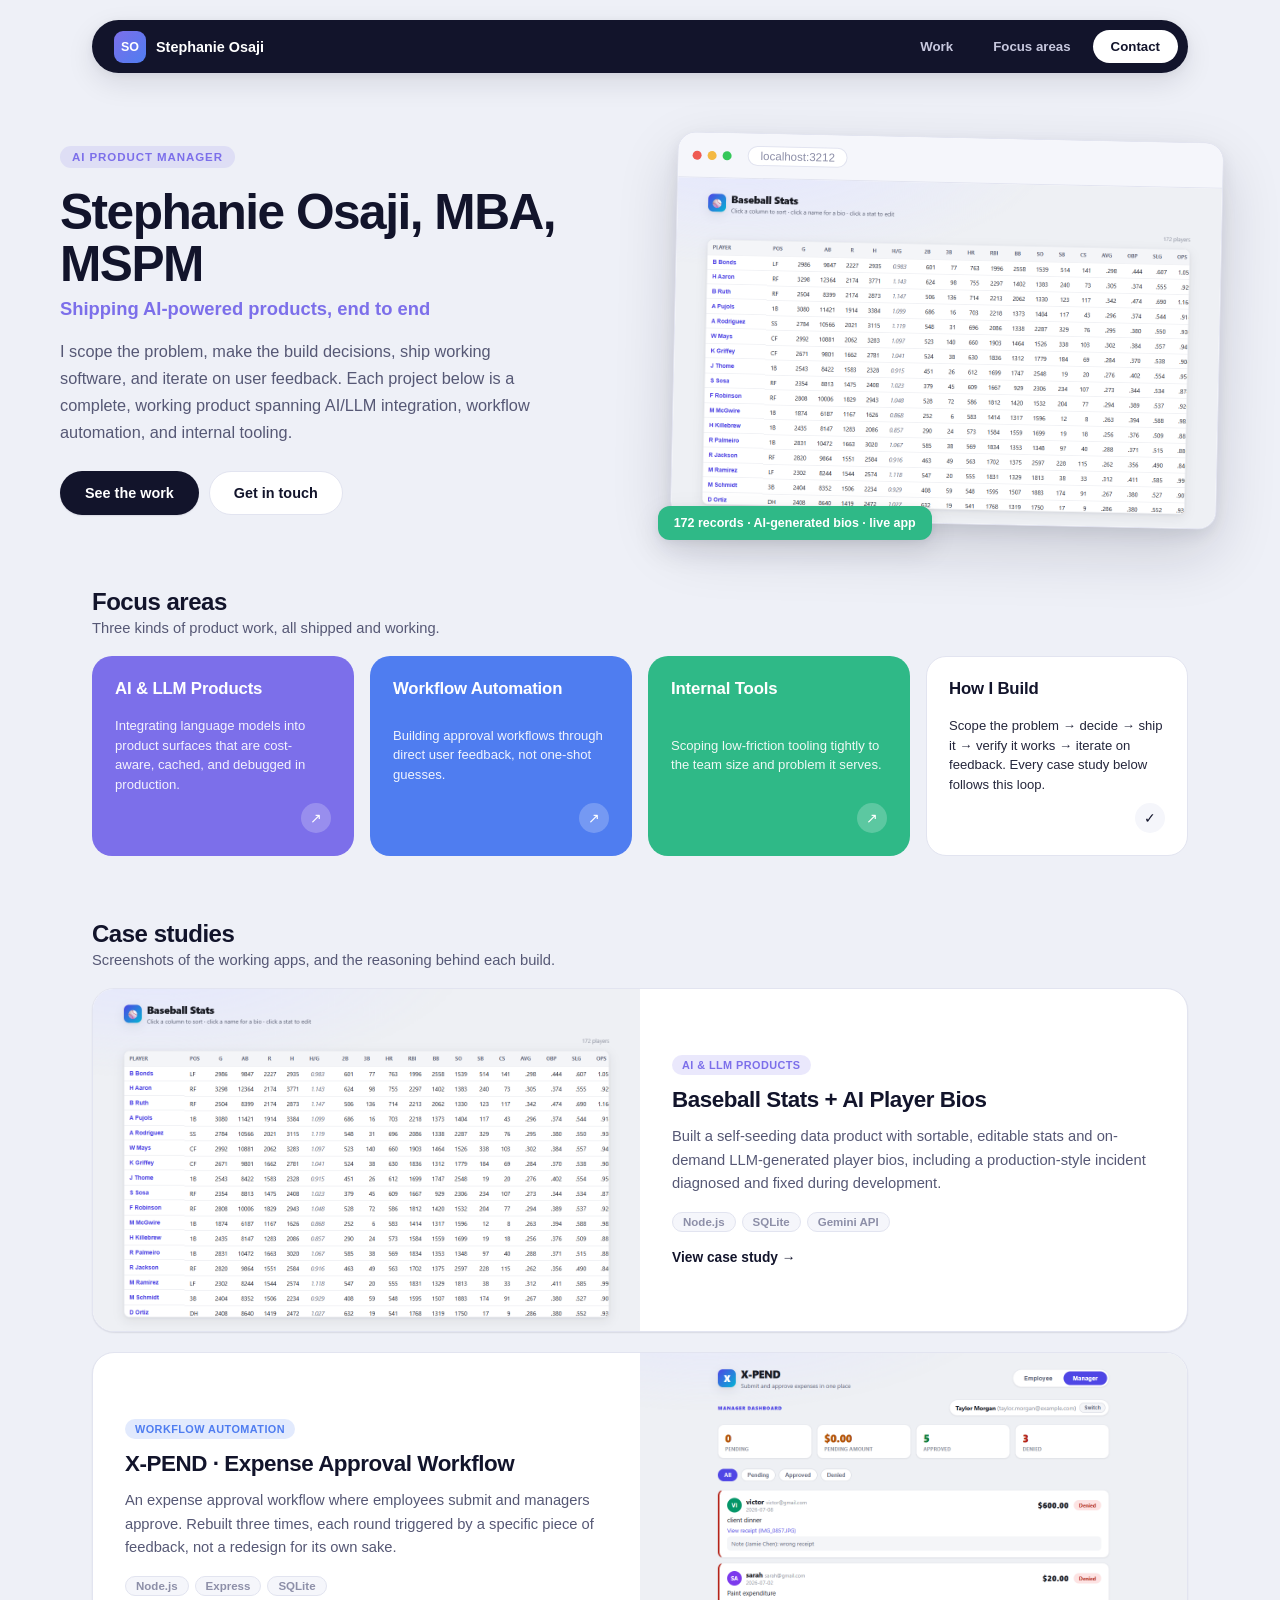
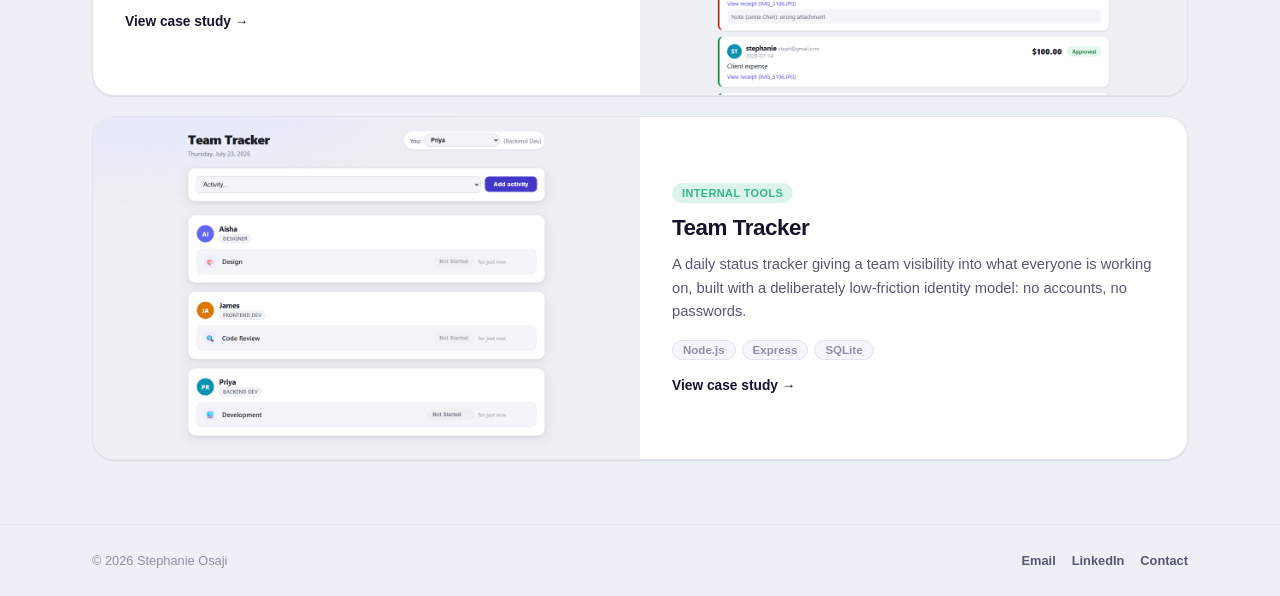
<file: index.html>
<!doctype html>
<html lang="en">
<head>
<meta charset="utf-8" />
<meta name="viewport" content="width=device-width, initial-scale=1" />
<title>Stephanie Osaji · AI Product Manager</title>
<meta name="description" content="Portfolio of Stephanie Osaji, MBA, MSPM, AI Product Manager. Case studies in AI/LLM product integration, workflow automation, and internal tooling." />
<link rel="stylesheet" href="styles.css" />
</head>
<body>
<div class="nav-shell">
  <nav class="site-nav">
    <a class="brand-lockup" href="index.html">
      <div class="brand-mark">SO</div>
      <div class="brand-name">Stephanie Osaji</div>
    </a>
    <div class="nav-links">
      <a href="index.html">Work</a>
      <a href="index.html#categories">Focus areas</a>
      <a href="contact.html" class="cta">Contact</a>
    </div>
  </nav>
</div>

<header class="hero wrap">
  <div class="hero-copy">
    <span class="eyebrow">AI Product Manager</span>
    <h1>Stephanie Osaji, MBA, MSPM</h1>
    <p class="role">Shipping AI-powered products, end to end</p>
    <p class="lead">
      I scope the problem, make the build decisions, ship working software,
      and iterate on user feedback. Each project below is a complete,
      working product spanning AI/LLM integration, workflow automation, and
      internal tooling.
    </p>
    <div class="hero-actions">
      <a class="btn btn-primary" href="#work">See the work</a>
      <a class="btn btn-secondary" href="contact.html">Get in touch</a>
    </div>
  </div>
  <div class="hero-visual">
    <div class="browser-frame">
      <div class="chrome">
        <span class="dot r"></span><span class="dot y"></span><span class="dot g"></span>
        <span class="url">localhost:3212</span>
      </div>
      <img src="assets/baseball-stats-hero.png" alt="Screenshot of the Baseball Stats app: a sortable, editable player statistics table with an AI-generated bio feature." />
    </div>
    <div class="hero-badge">172 records · AI-generated bios · live app</div>
  </div>
</header>

<main class="wrap" id="categories">
  <div class="section-head">
    <div>
      <h2>Focus areas</h2>
      <p>Three kinds of product work, all shipped and working.</p>
    </div>
  </div>
  <div class="category-grid">
    <a class="category-card violet" href="projects/baseball-stats.html">
      <h3>AI &amp; LLM Products</h3>
      <p>Integrating language models into product surfaces that are cost-aware, cached, and debugged in production.</p>
      <span class="arrow-badge">↗</span>
    </a>
    <a class="category-card blue" href="projects/x-pend.html">
      <h3>Workflow Automation</h3>
      <p>Building approval workflows through direct user feedback, not one-shot guesses.</p>
      <span class="arrow-badge">↗</span>
    </a>
    <a class="category-card green" href="projects/team-tracker.html">
      <h3>Internal Tools</h3>
      <p>Scoping low-friction tooling tightly to the team size and problem it serves.</p>
      <span class="arrow-badge">↗</span>
    </a>
    <div class="category-card neutral">
      <h3>How I Build</h3>
      <p>Scope the problem → decide → ship it → verify it works → iterate on feedback. Every case study below follows this loop.</p>
      <span class="arrow-badge">✓</span>
    </div>
  </div>

  <div class="section-head" id="work">
    <div>
      <h2>Case studies</h2>
      <p>Screenshots of the working apps, and the reasoning behind each build.</p>
    </div>
  </div>
  <div class="project-list">

    <a class="project-feature" href="projects/baseball-stats.html">
      <div class="shot"><img src="assets/baseball-stats-hero.png" alt="Baseball Stats app screenshot: sortable player stats table" loading="lazy" /></div>
      <div class="copy">
        <span class="tag ai">AI &amp; LLM Products</span>
        <h3>Baseball Stats + AI Player Bios</h3>
        <p class="desc">
          Built a self-seeding data product with sortable, editable stats
          and on-demand LLM-generated player bios, including a
          production-style incident diagnosed and fixed during development.
        </p>
        <div class="stack-row">
          <span class="stack-chip">Node.js</span>
          <span class="stack-chip">SQLite</span>
          <span class="stack-chip">Gemini API</span>
        </div>
        <span class="card-link">View case study →</span>
      </div>
    </a>

    <a class="project-feature reverse" href="projects/x-pend.html">
      <div class="shot"><img src="assets/x-pend-hero.png" alt="X-PEND app screenshot: manager dashboard reviewing employee expenses" loading="lazy" /></div>
      <div class="copy">
        <span class="tag workflow">Workflow Automation</span>
        <h3>X-PEND · Expense Approval Workflow</h3>
        <p class="desc">
          An expense approval workflow where employees submit and managers
          approve. Rebuilt three times, each round triggered by a specific
          piece of feedback, not a redesign for its own sake.
        </p>
        <div class="stack-row">
          <span class="stack-chip">Node.js</span>
          <span class="stack-chip">Express</span>
          <span class="stack-chip">SQLite</span>
        </div>
        <span class="card-link">View case study →</span>
      </div>
    </a>

    <a class="project-feature" href="projects/team-tracker.html">
      <div class="shot"><img src="assets/team-tracker-hero.png" alt="Team Tracker app screenshot: team activity feed with status pills" loading="lazy" /></div>
      <div class="copy">
        <span class="tag internal">Internal Tools</span>
        <h3>Team Tracker</h3>
        <p class="desc">
          A daily status tracker giving a team visibility into what
          everyone is working on, built with a deliberately low-friction
          identity model: no accounts, no passwords.
        </p>
        <div class="stack-row">
          <span class="stack-chip">Node.js</span>
          <span class="stack-chip">Express</span>
          <span class="stack-chip">SQLite</span>
        </div>
        <span class="card-link">View case study →</span>
      </div>
    </a>

  </div>
</main>

<footer class="site-footer">
  <div class="wrap">
    <p>© 2026 Stephanie Osaji</p>
    <div class="footer-links">
      <a href="mailto:stephosaji27@gmail.com">Email</a>
      <a href="https://www.linkedin.com/in/stephanie-osaji" target="_blank" rel="noopener">LinkedIn</a>
      <a href="contact.html">Contact</a>
    </div>
  </div>
</footer>
</body>
</html>
</file>
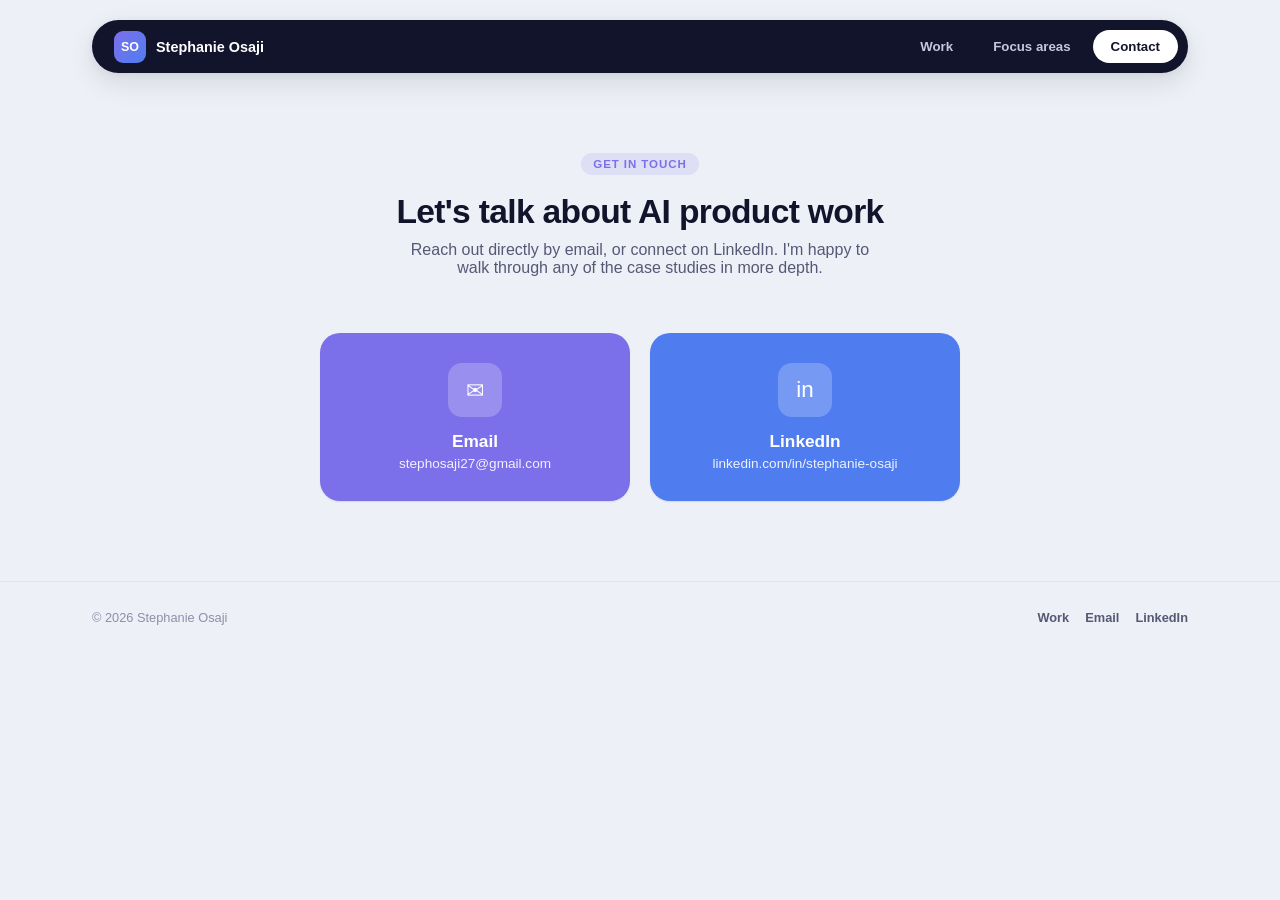
<file: contact.html>
<!doctype html>
<html lang="en">
<head>
<meta charset="utf-8" />
<meta name="viewport" content="width=device-width, initial-scale=1" />
<title>Contact · Stephanie Osaji</title>
<link rel="stylesheet" href="styles.css" />
</head>
<body>
<div class="nav-shell">
  <nav class="site-nav">
    <a class="brand-lockup" href="index.html">
      <div class="brand-mark">SO</div>
      <div class="brand-name">Stephanie Osaji</div>
    </a>
    <div class="nav-links">
      <a href="index.html">Work</a>
      <a href="index.html#categories">Focus areas</a>
      <a href="contact.html" class="cta">Contact</a>
    </div>
  </nav>
</div>

<main class="wrap">
  <div class="contact-hero">
    <span class="eyebrow">Get in touch</span>
    <h1>Let's talk about AI product work</h1>
    <p>Reach out directly by email, or connect on LinkedIn. I'm happy to walk through any of the case studies in more depth.</p>
  </div>

  <div class="contact-grid">
    <a class="contact-card violet" href="mailto:stephosaji27@gmail.com">
      <div class="contact-icon">✉</div>
      <h3>Email</h3>
      <p>stephosaji27@gmail.com</p>
    </a>
    <a class="contact-card blue" href="https://www.linkedin.com/in/stephanie-osaji" target="_blank" rel="noopener">
      <div class="contact-icon">in</div>
      <h3>LinkedIn</h3>
      <p>linkedin.com/in/stephanie-osaji</p>
    </a>
  </div>
</main>

<footer class="site-footer">
  <div class="wrap">
    <p>© 2026 Stephanie Osaji</p>
    <div class="footer-links">
      <a href="index.html">Work</a>
      <a href="mailto:stephosaji27@gmail.com">Email</a>
      <a href="https://www.linkedin.com/in/stephanie-osaji" target="_blank" rel="noopener">LinkedIn</a>
    </div>
  </div>
</footer>
</body>
</html>
</file>
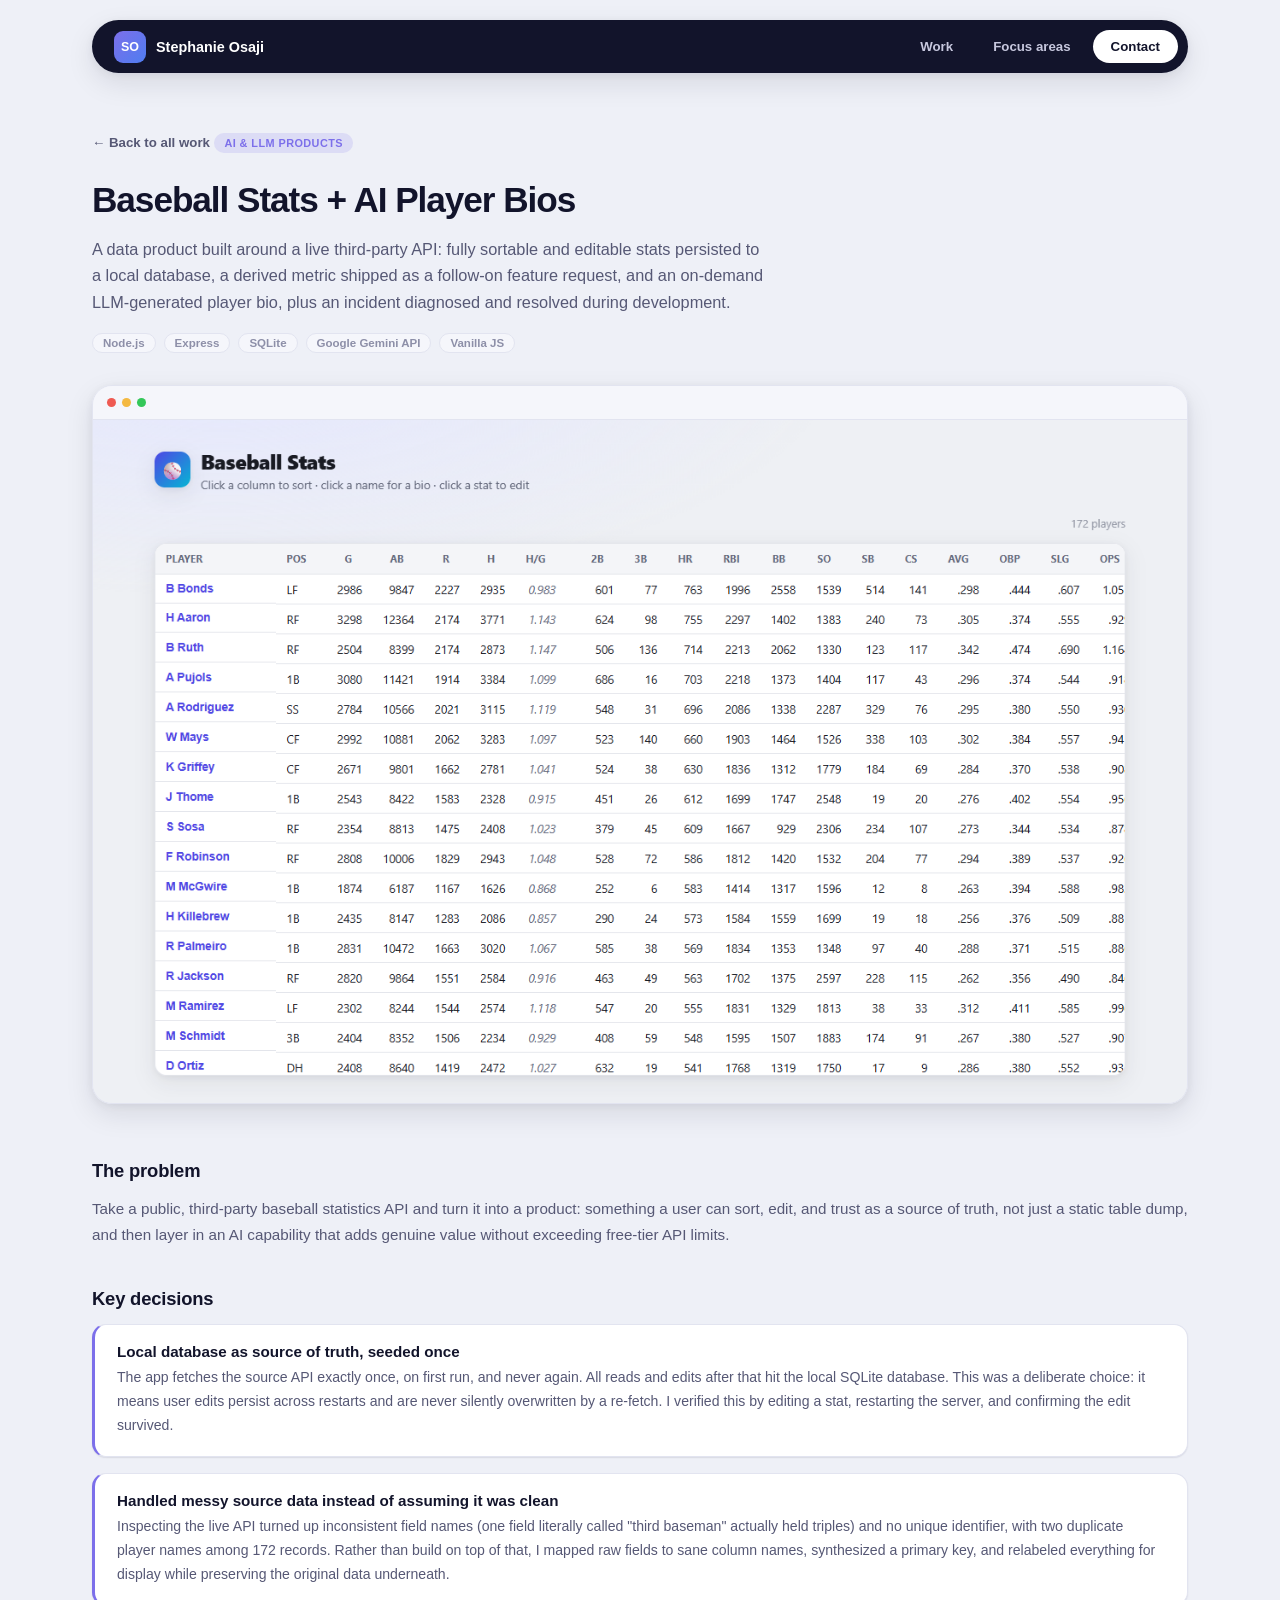
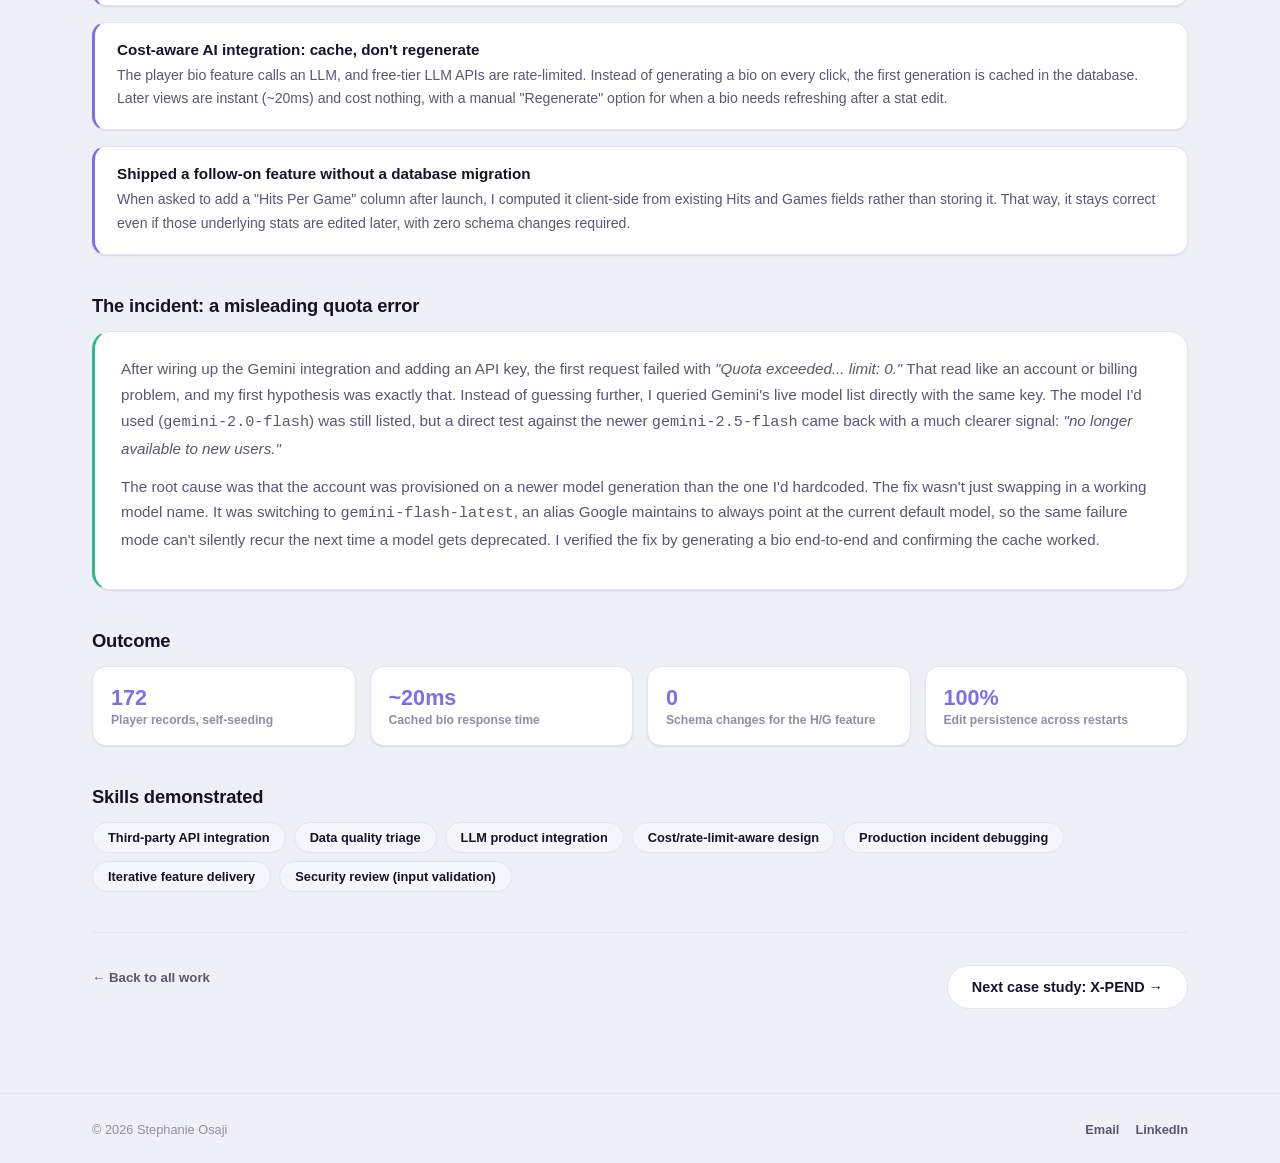
<file: projects/baseball-stats.html>
<!doctype html>
<html lang="en">
<head>
<meta charset="utf-8" />
<meta name="viewport" content="width=device-width, initial-scale=1" />
<title>Baseball Stats + AI Player Bios · Stephanie Osaji</title>
<link rel="stylesheet" href="../styles.css" />
</head>
<body>
<div class="nav-shell">
  <nav class="site-nav">
    <a class="brand-lockup" href="../index.html">
      <div class="brand-mark">SO</div>
      <div class="brand-name">Stephanie Osaji</div>
    </a>
    <div class="nav-links">
      <a href="../index.html">Work</a>
      <a href="../index.html#categories">Focus areas</a>
      <a href="../contact.html" class="cta">Contact</a>
    </div>
  </nav>
</div>

<main class="wrap">
  <div class="case-header">
    <a class="back-link" href="../index.html">← Back to all work</a>
    <span class="tag ai">AI &amp; LLM Products</span>
    <h1>Baseball Stats + AI Player Bios</h1>
    <p class="summary">
      A data product built around a live third-party API: fully sortable and
      editable stats persisted to a local database, a derived metric shipped as
      a follow-on feature request, and an on-demand LLM-generated player bio,
      plus an incident diagnosed and resolved during development.
    </p>
    <div class="case-meta">
      <span class="stack-chip">Node.js</span>
      <span class="stack-chip">Express</span>
      <span class="stack-chip">SQLite</span>
      <span class="stack-chip">Google Gemini API</span>
      <span class="stack-chip">Vanilla JS</span>
    </div>
    <div class="case-hero-shot">
      <div class="chrome"><span class="dot r"></span><span class="dot y"></span><span class="dot g"></span></div>
      <img src="../assets/baseball-stats-hero.png" alt="Baseball Stats app: sortable, editable player statistics table" />
    </div>
  </div>

  <section class="case-section">
    <h2>The problem</h2>
    <p>
      Take a public, third-party baseball statistics API and turn it into a
      product: something a user can sort, edit, and trust as a source of truth,
      not just a static table dump, and then layer in an AI capability that adds
      genuine value without exceeding free-tier API limits.
    </p>
  </section>

  <section class="case-section">
    <h2>Key decisions</h2>
    <div class="decision-list">
      <div class="decision-item">
        <h4>Local database as source of truth, seeded once</h4>
        <p>
          The app fetches the source API exactly once, on first run, and never
          again. All reads and edits after that hit the local SQLite database.
          This was a deliberate choice: it means user edits persist across
          restarts and are never silently overwritten by a re-fetch. I verified
          this by editing a stat, restarting the server, and confirming the
          edit survived.
        </p>
      </div>
      <div class="decision-item">
        <h4>Handled messy source data instead of assuming it was clean</h4>
        <p>
          Inspecting the live API turned up inconsistent field names (one field
          literally called "third baseman" actually held triples) and no unique
          identifier, with two duplicate player names among 172 records. Rather
          than build on top of that, I mapped raw fields to sane column names,
          synthesized a primary key, and relabeled everything for display while
          preserving the original data underneath.
        </p>
      </div>
      <div class="decision-item">
        <h4>Cost-aware AI integration: cache, don't regenerate</h4>
        <p>
          The player bio feature calls an LLM, and free-tier LLM APIs are
          rate-limited. Instead of generating a bio on every click, the first
          generation is cached in the database. Later views are instant
          (~20ms) and cost nothing, with a manual "Regenerate" option for when a
          bio needs refreshing after a stat edit.
        </p>
      </div>
      <div class="decision-item">
        <h4>Shipped a follow-on feature without a database migration</h4>
        <p>
          When asked to add a "Hits Per Game" column after launch, I computed it
          client-side from existing Hits and Games fields rather than storing
          it. That way, it stays correct even if those underlying stats are
          edited later, with zero schema changes required.
        </p>
      </div>
    </div>
  </section>

  <section class="case-section">
    <h2>The incident: a misleading quota error</h2>
    <div class="highlight-box story">
      <p>
        After wiring up the Gemini integration and adding an API key, the
        first request failed with <em>"Quota exceeded... limit: 0."</em> That
        read like an account or billing problem, and my first hypothesis was
        exactly that. Instead of guessing further, I queried Gemini's live model
        list directly with the same key. The model I'd used
        (<code>gemini-2.0-flash</code>) was still listed, but a direct test
        against the newer <code>gemini-2.5-flash</code> came back with a much
        clearer signal: <em>"no longer available to new users."</em>
      </p>
      <p>
        The root cause was that the account was provisioned on a newer
        model generation than the one I'd hardcoded. The fix wasn't just
        swapping in a working model name. It was switching to
        <code>gemini-flash-latest</code>, an alias Google maintains to always
        point at the current default model, so the same failure mode can't
        silently recur the next time a model gets deprecated. I verified the fix
        by generating a bio end-to-end and confirming the cache worked.
      </p>
    </div>
  </section>

  <section class="case-section">
    <h2>Outcome</h2>
    <div class="outcome-grid">
      <div class="outcome-stat"><div class="num">172</div><div class="label">Player records, self-seeding</div></div>
      <div class="outcome-stat"><div class="num">~20ms</div><div class="label">Cached bio response time</div></div>
      <div class="outcome-stat"><div class="num">0</div><div class="label">Schema changes for the H/G feature</div></div>
      <div class="outcome-stat"><div class="num">100%</div><div class="label">Edit persistence across restarts</div></div>
    </div>
  </section>

  <section class="case-section">
    <h2>Skills demonstrated</h2>
    <div class="skills-row">
      <span class="skill-pill">Third-party API integration</span>
      <span class="skill-pill">Data quality triage</span>
      <span class="skill-pill">LLM product integration</span>
      <span class="skill-pill">Cost/rate-limit-aware design</span>
      <span class="skill-pill">Production incident debugging</span>
      <span class="skill-pill">Iterative feature delivery</span>
      <span class="skill-pill">Security review (input validation)</span>
    </div>
  </section>

  <div class="case-footer-nav">
    <a class="back-link" href="../index.html">← Back to all work</a>
    <a class="btn btn-secondary" href="x-pend.html">Next case study: X-PEND →</a>
  </div>
</main>

<footer class="site-footer">
  <div class="wrap">
    <p>© 2026 Stephanie Osaji</p>
    <div class="footer-links">
      <a href="mailto:stephosaji27@gmail.com">Email</a>
      <a href="https://www.linkedin.com/in/stephanie-osaji" target="_blank" rel="noopener">LinkedIn</a>
    </div>
  </div>
</footer>
</body>
</html>
</file>
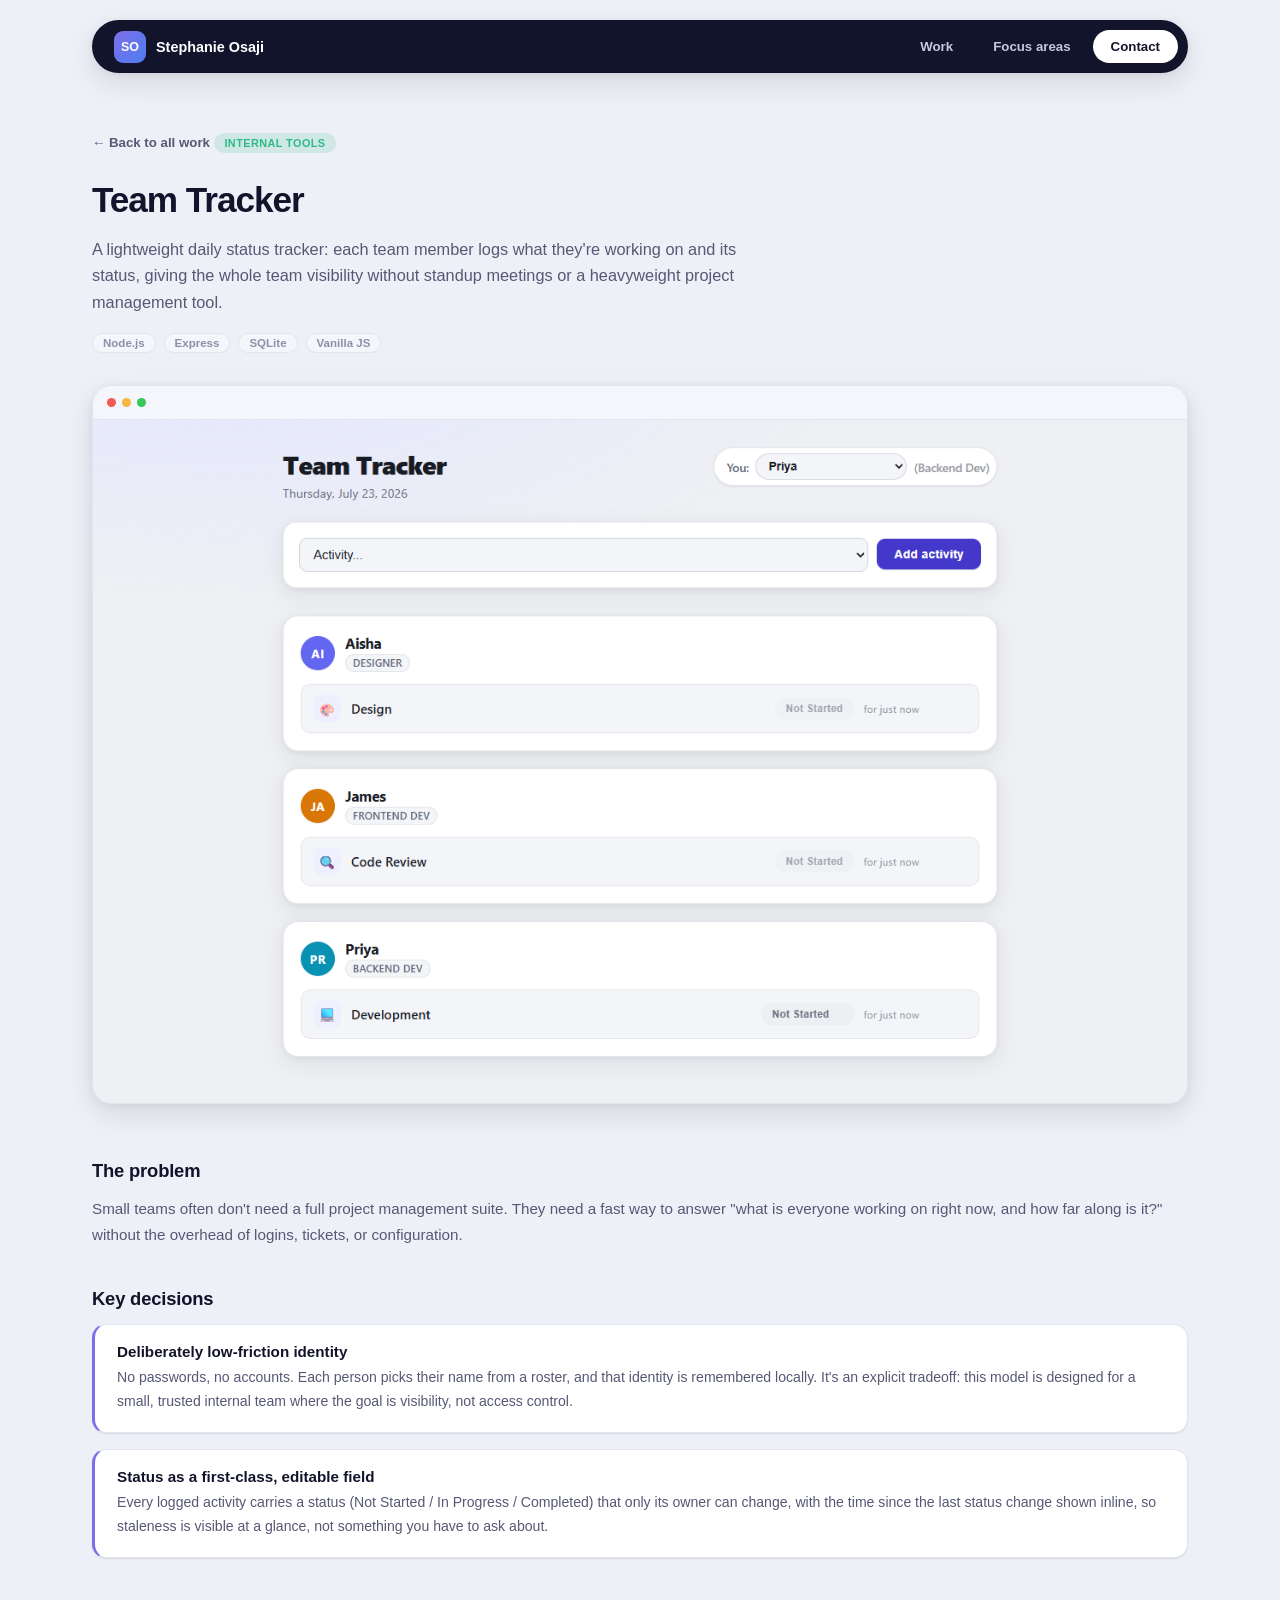
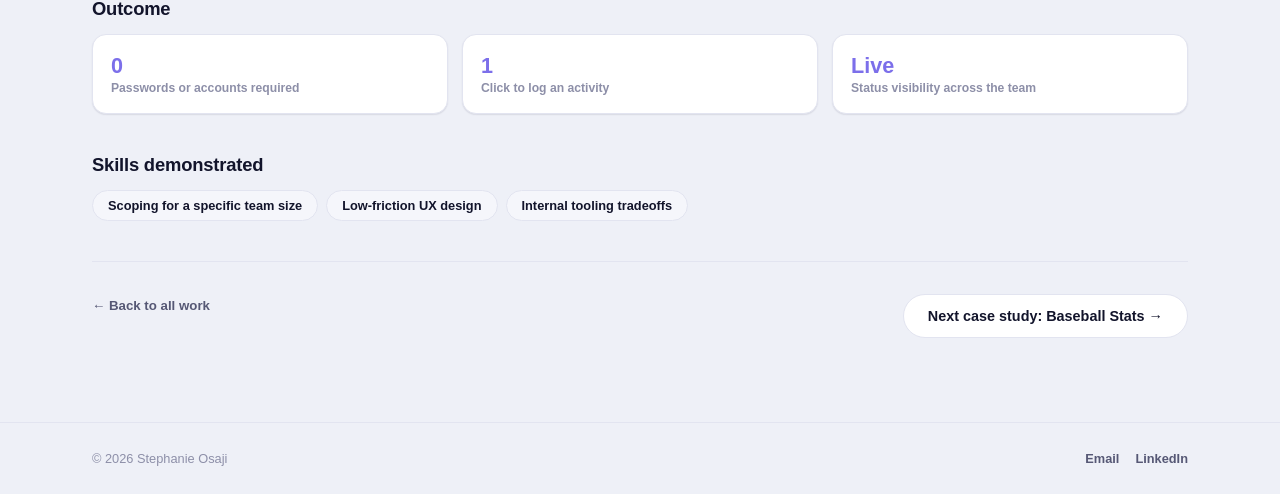
<file: projects/team-tracker.html>
<!doctype html>
<html lang="en">
<head>
<meta charset="utf-8" />
<meta name="viewport" content="width=device-width, initial-scale=1" />
<title>Team Tracker · Stephanie Osaji</title>
<link rel="stylesheet" href="../styles.css" />
</head>
<body>
<div class="nav-shell">
  <nav class="site-nav">
    <a class="brand-lockup" href="../index.html">
      <div class="brand-mark">SO</div>
      <div class="brand-name">Stephanie Osaji</div>
    </a>
    <div class="nav-links">
      <a href="../index.html">Work</a>
      <a href="../index.html#categories">Focus areas</a>
      <a href="../contact.html" class="cta">Contact</a>
    </div>
  </nav>
</div>

<main class="wrap">
  <div class="case-header">
    <a class="back-link" href="../index.html">← Back to all work</a>
    <span class="tag internal">Internal Tools</span>
    <h1>Team Tracker</h1>
    <p class="summary">
      A lightweight daily status tracker: each team member logs what they're
      working on and its status, giving the whole team visibility without
      standup meetings or a heavyweight project management tool.
    </p>
    <div class="case-meta">
      <span class="stack-chip">Node.js</span>
      <span class="stack-chip">Express</span>
      <span class="stack-chip">SQLite</span>
      <span class="stack-chip">Vanilla JS</span>
    </div>
    <div class="case-hero-shot">
      <div class="chrome"><span class="dot r"></span><span class="dot y"></span><span class="dot g"></span></div>
      <img src="../assets/team-tracker-hero.png" alt="Team Tracker app: team activity feed with status pills" />
    </div>
  </div>

  <section class="case-section">
    <h2>The problem</h2>
    <p>
      Small teams often don't need a full project management suite. They need
      a fast way to answer "what is everyone working on right now, and how far
      along is it?" without the overhead of logins, tickets, or configuration.
    </p>
  </section>

  <section class="case-section">
    <h2>Key decisions</h2>
    <div class="decision-list">
      <div class="decision-item">
        <h4>Deliberately low-friction identity</h4>
        <p>
          No passwords, no accounts. Each person picks their name from a
          roster, and that identity is remembered locally. It's an explicit
          tradeoff: this model is designed for a small, trusted internal team
          where the goal is visibility, not access control.
        </p>
      </div>
      <div class="decision-item">
        <h4>Status as a first-class, editable field</h4>
        <p>
          Every logged activity carries a status (Not Started / In Progress /
          Completed) that only its owner can change, with the time since the
          last status change shown inline, so staleness is visible at a
          glance, not something you have to ask about.
        </p>
      </div>
    </div>
  </section>

  <section class="case-section">
    <h2>Outcome</h2>
    <div class="outcome-grid">
      <div class="outcome-stat"><div class="num">0</div><div class="label">Passwords or accounts required</div></div>
      <div class="outcome-stat"><div class="num">1</div><div class="label">Click to log an activity</div></div>
      <div class="outcome-stat"><div class="num">Live</div><div class="label">Status visibility across the team</div></div>
    </div>
  </section>

  <section class="case-section">
    <h2>Skills demonstrated</h2>
    <div class="skills-row">
      <span class="skill-pill">Scoping for a specific team size</span>
      <span class="skill-pill">Low-friction UX design</span>
      <span class="skill-pill">Internal tooling tradeoffs</span>
    </div>
  </section>

  <div class="case-footer-nav">
    <a class="back-link" href="../index.html">← Back to all work</a>
    <a class="btn btn-secondary" href="baseball-stats.html">Next case study: Baseball Stats →</a>
  </div>
</main>

<footer class="site-footer">
  <div class="wrap">
    <p>© 2026 Stephanie Osaji</p>
    <div class="footer-links">
      <a href="mailto:stephosaji27@gmail.com">Email</a>
      <a href="https://www.linkedin.com/in/stephanie-osaji" target="_blank" rel="noopener">LinkedIn</a>
    </div>
  </div>
</footer>
</body>
</html>
</file>
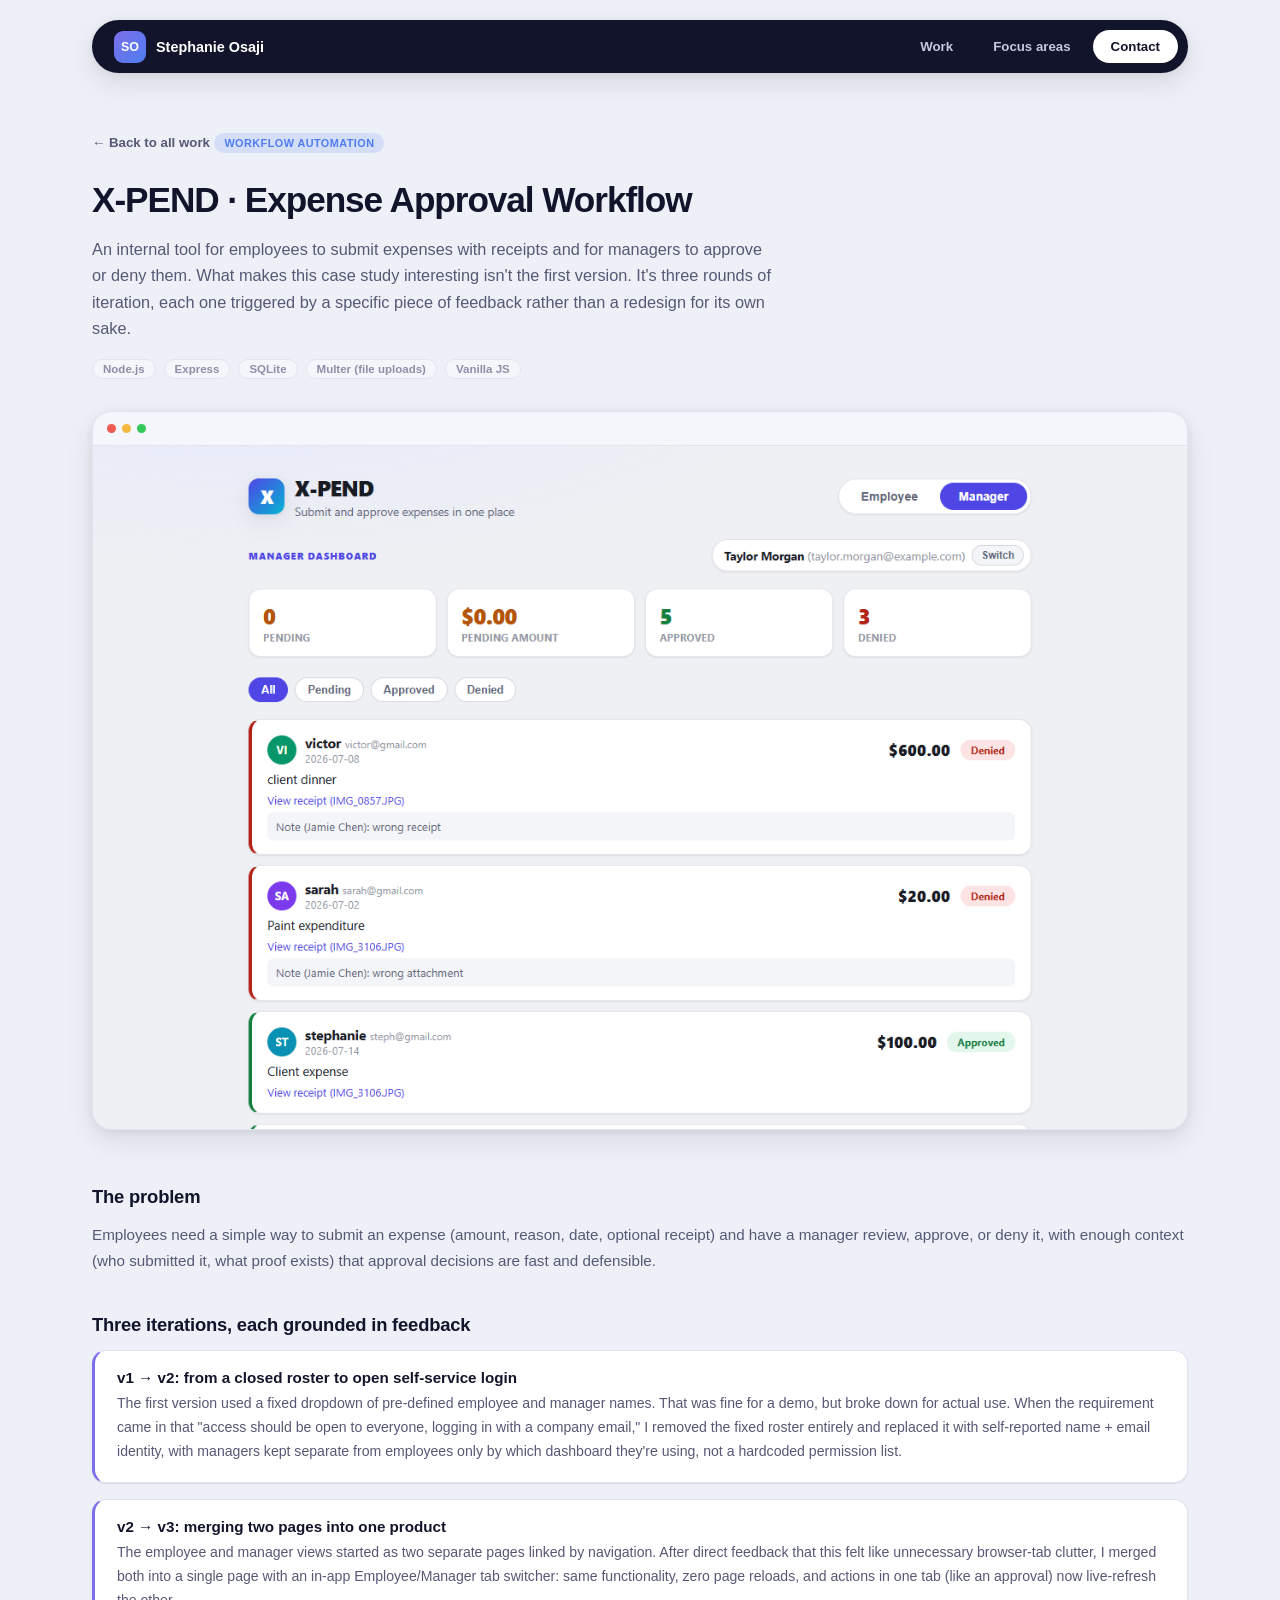
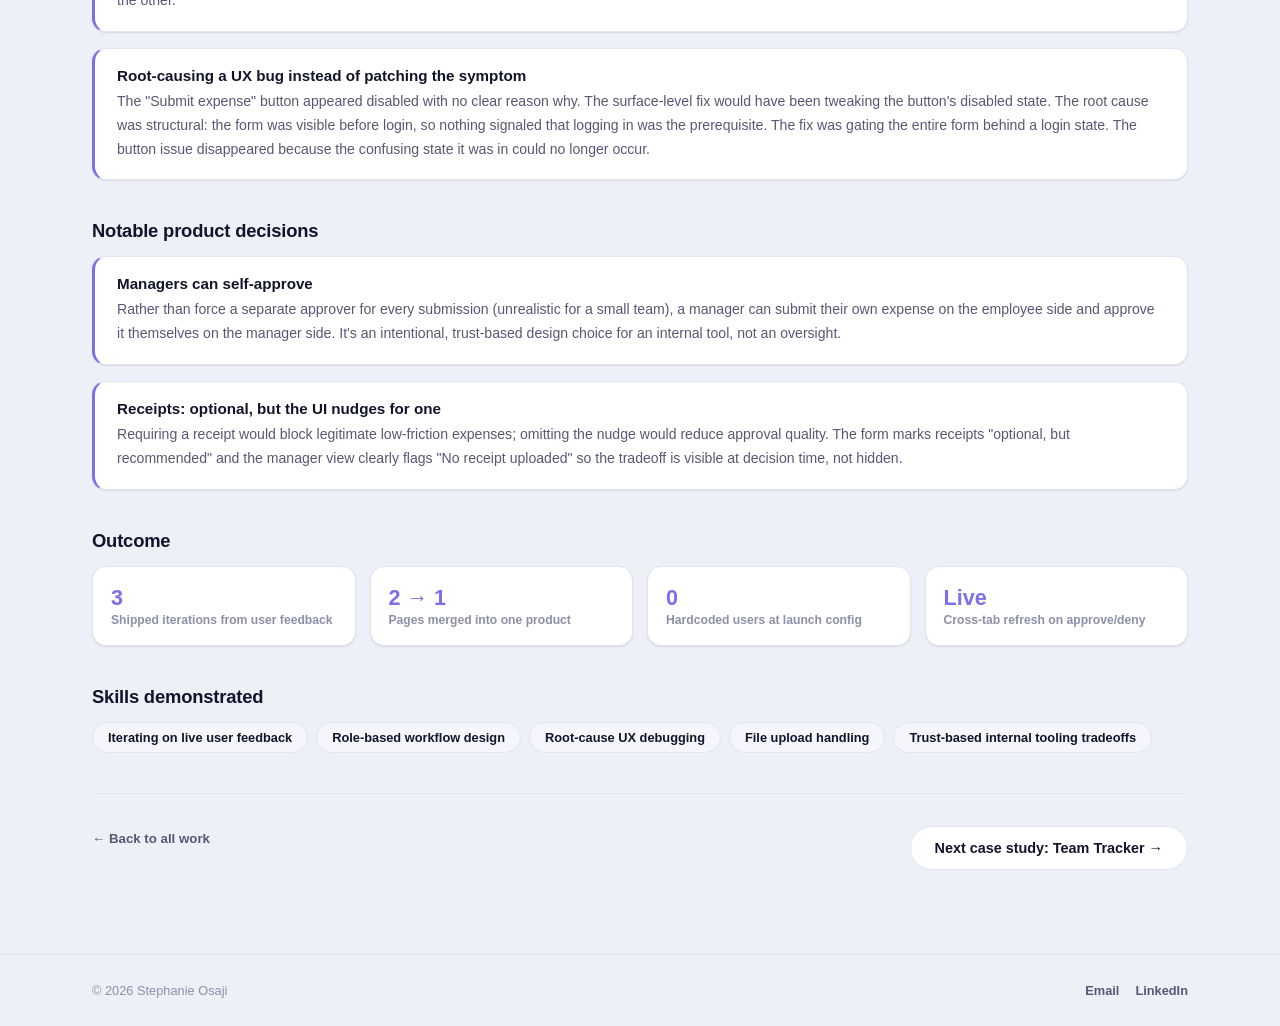
<file: projects/x-pend.html>
<!doctype html>
<html lang="en">
<head>
<meta charset="utf-8" />
<meta name="viewport" content="width=device-width, initial-scale=1" />
<title>X-PEND · Expense Approval Workflow · Stephanie Osaji</title>
<link rel="stylesheet" href="../styles.css" />
</head>
<body>
<div class="nav-shell">
  <nav class="site-nav">
    <a class="brand-lockup" href="../index.html">
      <div class="brand-mark">SO</div>
      <div class="brand-name">Stephanie Osaji</div>
    </a>
    <div class="nav-links">
      <a href="../index.html">Work</a>
      <a href="../index.html#categories">Focus areas</a>
      <a href="../contact.html" class="cta">Contact</a>
    </div>
  </nav>
</div>

<main class="wrap">
  <div class="case-header">
    <a class="back-link" href="../index.html">← Back to all work</a>
    <span class="tag workflow">Workflow Automation</span>
    <h1>X-PEND · Expense Approval Workflow</h1>
    <p class="summary">
      An internal tool for employees to submit expenses with receipts and for
      managers to approve or deny them. What makes this case study interesting
      isn't the first version. It's three rounds of iteration, each one
      triggered by a specific piece of feedback rather than a redesign for its
      own sake.
    </p>
    <div class="case-meta">
      <span class="stack-chip">Node.js</span>
      <span class="stack-chip">Express</span>
      <span class="stack-chip">SQLite</span>
      <span class="stack-chip">Multer (file uploads)</span>
      <span class="stack-chip">Vanilla JS</span>
    </div>
    <div class="case-hero-shot">
      <div class="chrome"><span class="dot r"></span><span class="dot y"></span><span class="dot g"></span></div>
      <img src="../assets/x-pend-hero.png" alt="X-PEND app: manager dashboard reviewing employee expenses" />
    </div>
  </div>

  <section class="case-section">
    <h2>The problem</h2>
    <p>
      Employees need a simple way to submit an expense (amount, reason, date,
      optional receipt) and have a manager review, approve, or deny it, with
      enough context (who submitted it, what proof exists) that approval
      decisions are fast and defensible.
    </p>
  </section>

  <section class="case-section">
    <h2>Three iterations, each grounded in feedback</h2>
    <div class="decision-list">
      <div class="decision-item">
        <h4>v1 → v2: from a closed roster to open self-service login</h4>
        <p>
          The first version used a fixed dropdown of pre-defined employee and
          manager names. That was fine for a demo, but broke down for actual
          use. When the requirement came in that "access should be open to
          everyone, logging in with a company email," I removed the fixed
          roster entirely and replaced it with self-reported name + email
          identity, with managers kept separate from employees only by which
          dashboard they're using, not a hardcoded permission list.
        </p>
      </div>
      <div class="decision-item">
        <h4>v2 → v3: merging two pages into one product</h4>
        <p>
          The employee and manager views started as two separate pages linked
          by navigation. After direct feedback that this felt like unnecessary
          browser-tab clutter, I merged both into a single page with an in-app
          Employee/Manager tab switcher: same functionality, zero page reloads,
          and actions in one tab (like an approval) now live-refresh the other.
        </p>
      </div>
      <div class="decision-item">
        <h4>Root-causing a UX bug instead of patching the symptom</h4>
        <p>
          The "Submit expense" button appeared disabled with no clear reason
          why. The surface-level fix would have been tweaking the button's
          disabled state. The root cause was structural: the form was
          visible before login, so nothing signaled that logging in was the
          prerequisite. The fix was gating the entire form behind a login
          state. The button issue disappeared because the confusing state
          it was in could no longer occur.
        </p>
      </div>
    </div>
  </section>

  <section class="case-section">
    <h2>Notable product decisions</h2>
    <div class="decision-list">
      <div class="decision-item">
        <h4>Managers can self-approve</h4>
        <p>
          Rather than force a separate approver for every submission
          (unrealistic for a small team), a manager can submit their own
          expense on the employee side and approve it themselves on the
          manager side. It's an intentional, trust-based design choice for an
          internal tool, not an oversight.
        </p>
      </div>
      <div class="decision-item">
        <h4>Receipts: optional, but the UI nudges for one</h4>
        <p>
          Requiring a receipt would block legitimate low-friction expenses;
          omitting the nudge would reduce approval quality. The form marks
          receipts "optional, but recommended" and the manager view clearly
          flags "No receipt uploaded" so the tradeoff is visible at
          decision time, not hidden.
        </p>
      </div>
    </div>
  </section>

  <section class="case-section">
    <h2>Outcome</h2>
    <div class="outcome-grid">
      <div class="outcome-stat"><div class="num">3</div><div class="label">Shipped iterations from user feedback</div></div>
      <div class="outcome-stat"><div class="num">2 → 1</div><div class="label">Pages merged into one product</div></div>
      <div class="outcome-stat"><div class="num">0</div><div class="label">Hardcoded users at launch config</div></div>
      <div class="outcome-stat"><div class="num">Live</div><div class="label">Cross-tab refresh on approve/deny</div></div>
    </div>
  </section>

  <section class="case-section">
    <h2>Skills demonstrated</h2>
    <div class="skills-row">
      <span class="skill-pill">Iterating on live user feedback</span>
      <span class="skill-pill">Role-based workflow design</span>
      <span class="skill-pill">Root-cause UX debugging</span>
      <span class="skill-pill">File upload handling</span>
      <span class="skill-pill">Trust-based internal tooling tradeoffs</span>
    </div>
  </section>

  <div class="case-footer-nav">
    <a class="back-link" href="../index.html">← Back to all work</a>
    <a class="btn btn-secondary" href="team-tracker.html">Next case study: Team Tracker →</a>
  </div>
</main>

<footer class="site-footer">
  <div class="wrap">
    <p>© 2026 Stephanie Osaji</p>
    <div class="footer-links">
      <a href="mailto:stephosaji27@gmail.com">Email</a>
      <a href="https://www.linkedin.com/in/stephanie-osaji" target="_blank" rel="noopener">LinkedIn</a>
    </div>
  </div>
</footer>
</body>
</html>
</file>
<file: styles.css>
:root {
  color-scheme: light dark;
  --bg: #eef0f7;
  --surface: #ffffff;
  --surface-2: #f5f6fb;
  --border: #e2e4f0;
  --navy: #12142b;
  --navy-2: #1b1e42;
  --text: #12142b;
  --text-secondary: #565875;
  --text-tertiary: #8d8fa8;
  --violet: #7c6fea;
  --violet-ink: #ffffff;
  --blue: #4f7df0;
  --blue-ink: #ffffff;
  --green: #2fb987;
  --green-ink: #ffffff;
  --shadow-sm: 0 1px 2px rgba(18, 20, 43, 0.06), 0 1px 1px rgba(18, 20, 43, 0.04);
  --shadow-md: 0 10px 28px rgba(18, 20, 43, 0.10), 0 2px 8px rgba(18, 20, 43, 0.06);
  --shadow-lg: 0 24px 60px rgba(18, 20, 43, 0.16), 0 6px 16px rgba(18, 20, 43, 0.08);
}
@media (prefers-color-scheme: dark) {
  :root {
    --bg: #0d0e1c;
    --surface: #171932;
    --surface-2: #1e2040;
    --border: #2b2d52;
    --navy: #f4f4fb;
    --navy-2: #ffffff;
    --text: #f0f0f8;
    --text-secondary: #a9abc9;
    --text-tertiary: #75779c;
    --violet: #9184fb;
    --violet-ink: #101127;
    --blue: #6f97ff;
    --blue-ink: #0c1230;
    --green: #3ed9a1;
    --green-ink: #052318;
    --shadow-sm: 0 1px 2px rgba(0, 0, 0, 0.4);
    --shadow-md: 0 10px 28px rgba(0, 0, 0, 0.45);
    --shadow-lg: 0 24px 60px rgba(0, 0, 0, 0.55);
  }
}

* { box-sizing: border-box; }
body {
  margin: 0;
  font-family: -apple-system, BlinkMacSystemFont, "Segoe UI", Inter, Roboto, Helvetica, Arial, sans-serif;
  background: var(--bg);
  color: var(--text);
  -webkit-font-smoothing: antialiased;
}
a { color: inherit; }
.wrap { max-width: 1160px; margin: 0 auto; padding: 0 32px; }

/* ---- Nav ---- */
.nav-shell { padding: 20px 32px; }
.site-nav {
  max-width: 1096px;
  margin: 0 auto;
  background: var(--navy);
  border-radius: 999px;
  padding: 10px 10px 10px 22px;
  display: flex;
  align-items: center;
  justify-content: space-between;
  box-shadow: var(--shadow-md);
}
@media (prefers-color-scheme: dark) { .site-nav { background: var(--surface); border: 1px solid var(--border); } }
.brand-lockup { display: flex; align-items: center; gap: 10px; text-decoration: none; }
.brand-mark {
  width: 32px; height: 32px; border-radius: 9px; flex: 0 0 auto;
  background: linear-gradient(135deg, var(--violet), var(--blue));
  display: flex; align-items: center; justify-content: center;
  color: #fff; font-weight: 900; font-size: 0.78rem;
}
.brand-name { font-weight: 800; font-size: 0.9rem; color: #fff; }
@media (prefers-color-scheme: dark) { .brand-name { color: var(--text); } }
.nav-links { display: flex; gap: 4px; align-items: center; }
.nav-links a {
  text-decoration: none;
  font-size: 0.83rem;
  font-weight: 700;
  color: #c7c8de;
  padding: 9px 18px;
  border-radius: 999px;
}
@media (prefers-color-scheme: dark) { .nav-links a { color: var(--text-secondary); } }
.nav-links a:hover { color: #fff; }
@media (prefers-color-scheme: dark) { .nav-links a:hover { color: var(--text); } }
.nav-links a.cta { background: #fff; color: var(--navy); }
@media (prefers-color-scheme: dark) { .nav-links a.cta { background: var(--violet); color: var(--violet-ink); } }

/* ---- Hero ---- */
.hero { padding: 44px 0 56px; display: grid; grid-template-columns: 1.05fr 1fr; gap: 40px; align-items: center; }
@media (max-width: 880px) { .hero { grid-template-columns: 1fr; } }
.eyebrow {
  display: inline-block;
  font-size: 0.72rem;
  font-weight: 800;
  letter-spacing: 0.08em;
  text-transform: uppercase;
  color: var(--violet);
  background: color-mix(in srgb, var(--violet) 14%, transparent);
  padding: 5px 12px;
  border-radius: 999px;
  margin-bottom: 18px;
}
.hero h1 { font-size: clamp(2.2rem, 4vw, 3.1rem); font-weight: 900; letter-spacing: -0.03em; margin: 0 0 8px; line-height: 1.05; }
.hero .role { font-size: 1.15rem; font-weight: 700; color: var(--violet); margin: 0 0 18px; }
.hero p.lead { font-size: 1.02rem; color: var(--text-secondary); line-height: 1.65; margin: 0 0 26px; max-width: 52ch; }
.hero-actions { display: flex; gap: 10px; flex-wrap: wrap; }
.btn {
  display: inline-flex; align-items: center; gap: 8px;
  padding: 13px 24px;
  border-radius: 999px;
  font-weight: 800;
  font-size: 0.9rem;
  text-decoration: none;
  cursor: pointer;
  border: 1px solid transparent;
}
.btn-primary { background: var(--navy); color: #fff; box-shadow: var(--shadow-sm); }
@media (prefers-color-scheme: dark) { .btn-primary { background: var(--violet); color: var(--violet-ink); } }
.btn-primary:hover { opacity: 0.88; }
.btn-secondary { background: var(--surface); border-color: var(--border); color: var(--text); }
.btn-secondary:hover { border-color: var(--violet); color: var(--violet); }

.hero-visual { position: relative; }
.browser-frame {
  background: var(--surface);
  border: 1px solid var(--border);
  border-radius: 18px;
  box-shadow: var(--shadow-lg);
  overflow: hidden;
  transform: rotate(1.2deg);
}
.browser-frame .chrome { display: flex; align-items: center; gap: 6px; padding: 12px 14px; background: var(--surface-2); border-bottom: 1px solid var(--border); }
.browser-frame .dot { width: 9px; height: 9px; border-radius: 50%; }
.browser-frame .dot.r { background: #ef5a52; } .browser-frame .dot.y { background: #f4b942; } .browser-frame .dot.g { background: #34c759; }
.browser-frame .url { margin-left: 10px; font-size: 0.72rem; color: var(--text-tertiary); background: var(--surface); border: 1px solid var(--border); border-radius: 999px; padding: 3px 12px; }
.browser-frame img { display: block; width: 100%; height: auto; }
.hero-badge {
  position: absolute;
  bottom: -16px;
  left: -16px;
  background: var(--green);
  color: var(--green-ink);
  font-weight: 800;
  font-size: 0.78rem;
  padding: 10px 16px;
  border-radius: 12px;
  box-shadow: var(--shadow-md);
}

/* ---- Category grid (color-blocked, like the reference) ---- */
.section-head { display: flex; justify-content: space-between; align-items: flex-end; gap: 16px; margin: 8px 0 20px; flex-wrap: wrap; }
.section-head h2 { font-size: 1.5rem; font-weight: 900; letter-spacing: -0.02em; margin: 0; }
.section-head p { margin: 4px 0 0; color: var(--text-secondary); font-size: 0.92rem; }

.category-grid { display: grid; grid-template-columns: repeat(4, 1fr); gap: 16px; margin-bottom: 64px; }
@media (max-width: 880px) { .category-grid { grid-template-columns: repeat(2, 1fr); } }
@media (max-width: 520px) { .category-grid { grid-template-columns: 1fr; } }
.category-card {
  border-radius: 20px;
  padding: 22px;
  min-height: 200px;
  display: flex;
  flex-direction: column;
  justify-content: space-between;
  text-decoration: none;
  cursor: pointer;
  border: 1px solid transparent;
  transition: transform 0.15s;
}
.category-card:hover { transform: translateY(-3px); }
.category-card.violet { background: var(--violet); color: var(--violet-ink); }
.category-card.blue { background: var(--blue); color: var(--blue-ink); }
.category-card.green { background: var(--green); color: var(--green-ink); }
.category-card.neutral { background: var(--surface); color: var(--text); border-color: var(--border); }
.category-card h3 { font-size: 1.05rem; font-weight: 900; margin: 0; letter-spacing: -0.01em; line-height: 1.2; }
.category-card p { font-size: 0.82rem; margin: 8px 0 0; opacity: 0.92; line-height: 1.5; }
.category-card .arrow-badge {
  align-self: flex-end;
  width: 30px; height: 30px; border-radius: 50%;
  background: rgba(255,255,255,0.22);
  display: flex; align-items: center; justify-content: center;
  font-size: 0.9rem;
}
.category-card.neutral .arrow-badge { background: var(--surface-2); }

/* ---- Featured / project bento ---- */
.project-list { display: flex; flex-direction: column; gap: 20px; margin-bottom: 64px; }
.project-feature {
  display: grid;
  grid-template-columns: 1fr 1fr;
  gap: 0;
  background: var(--surface);
  border: 1px solid var(--border);
  border-radius: 22px;
  overflow: hidden;
  box-shadow: var(--shadow-sm);
  text-decoration: none;
  color: inherit;
  transition: box-shadow 0.15s, transform 0.15s;
}
.project-feature:hover { box-shadow: var(--shadow-lg); transform: translateY(-2px); }
.project-feature .shot { background: var(--surface-2); display: flex; align-items: center; justify-content: center; overflow: hidden; }
.project-feature .shot img { width: 100%; height: 100%; object-fit: cover; object-position: top; display: block; }
.project-feature.reverse { grid-template-columns: 1fr 1fr; }
.project-feature.reverse .shot { order: 2; }
.project-feature.reverse .copy { order: 1; }
@media (max-width: 780px) { .project-feature, .project-feature.reverse { grid-template-columns: 1fr; } .project-feature .shot, .project-feature.reverse .shot { order: 1; height: 220px; } .project-feature .copy, .project-feature.reverse .copy { order: 2; } }
.project-feature .copy { padding: 32px; display: flex; flex-direction: column; justify-content: center; gap: 12px; }
.tag { display: inline-block; align-self: flex-start; font-size: 0.68rem; font-weight: 800; letter-spacing: 0.04em; text-transform: uppercase; padding: 4px 10px; border-radius: 999px; }
.tag.ai { background: color-mix(in srgb, var(--violet) 16%, transparent); color: var(--violet); }
.tag.workflow { background: color-mix(in srgb, var(--blue) 16%, transparent); color: var(--blue); }
.tag.internal { background: color-mix(in srgb, var(--green) 16%, transparent); color: var(--green); }
.project-feature h3 { margin: 0; font-size: 1.4rem; letter-spacing: -0.02em; }
.project-feature p.desc { margin: 0; color: var(--text-secondary); font-size: 0.92rem; line-height: 1.6; }
.stack-row { display: flex; flex-wrap: wrap; gap: 6px; margin-top: 4px; }
.stack-chip { font-size: 0.72rem; font-weight: 700; color: var(--text-tertiary); background: var(--surface-2); border: 1px solid var(--border); padding: 3px 10px; border-radius: 999px; }
.card-link { font-size: 0.86rem; font-weight: 800; color: var(--navy); display: flex; align-items: center; gap: 4px; margin-top: 6px; }
@media (prefers-color-scheme: dark) { .card-link { color: var(--violet); } }

/* ---- Case study pages ---- */
.case-header { padding: 40px 0 8px; }
.back-link { font-size: 0.83rem; font-weight: 700; color: var(--text-secondary); text-decoration: none; display: inline-flex; align-items: center; gap: 6px; margin-bottom: 20px; }
.back-link:hover { color: var(--violet); }
.case-header h1 { font-size: 2.2rem; font-weight: 900; letter-spacing: -0.03em; margin: 10px 0 10px; }
.case-header p.summary { font-size: 1.02rem; color: var(--text-secondary); max-width: 680px; line-height: 1.6; }
.case-meta { display: flex; flex-wrap: wrap; gap: 8px; margin: 18px 0 32px; }

.case-hero-shot { border-radius: 20px; overflow: hidden; border: 1px solid var(--border); box-shadow: var(--shadow-md); margin-bottom: 48px; }
.case-hero-shot .chrome { display: flex; align-items: center; gap: 6px; padding: 12px 14px; background: var(--surface-2); border-bottom: 1px solid var(--border); }
.case-hero-shot .dot { width: 9px; height: 9px; border-radius: 50%; }
.case-hero-shot .dot.r { background: #ef5a52; } .case-hero-shot .dot.y { background: #f4b942; } .case-hero-shot .dot.g { background: #34c759; }
.case-hero-shot img { display: block; width: 100%; height: auto; }

.case-section { margin-bottom: 40px; }
.case-section h2 { font-size: 1.15rem; font-weight: 900; margin: 0 0 14px; letter-spacing: -0.01em; }
.case-section p { color: var(--text-secondary); line-height: 1.7; font-size: 0.95rem; margin: 0 0 12px; }
.decision-list { display: flex; flex-direction: column; gap: 16px; }
.decision-item { background: var(--surface); border: 1px solid var(--border); border-left: 3px solid var(--violet); border-radius: 14px; padding: 18px 22px; box-shadow: var(--shadow-sm); }
.decision-item h4 { margin: 0 0 6px; font-size: 0.95rem; }
.decision-item p { margin: 0; font-size: 0.88rem; }
.highlight-box { background: var(--surface); border: 1px solid var(--border); border-radius: 18px; padding: 24px 26px; box-shadow: var(--shadow-sm); }
.highlight-box.story { border-left: 3px solid var(--green); }
.outcome-grid { display: grid; grid-template-columns: repeat(auto-fit, minmax(160px, 1fr)); gap: 14px; }
.outcome-stat { background: var(--surface); border: 1px solid var(--border); border-radius: 14px; padding: 18px; box-shadow: var(--shadow-sm); }
.outcome-stat .num { font-size: 1.35rem; font-weight: 900; color: var(--violet); }
.outcome-stat .label { font-size: 0.76rem; color: var(--text-tertiary); font-weight: 600; margin-top: 2px; }
.skills-row { display: flex; flex-wrap: wrap; gap: 8px; }
.skill-pill { background: var(--surface-2); border: 1px solid var(--border); border-radius: 999px; padding: 7px 15px; font-size: 0.8rem; font-weight: 700; color: var(--text); }
.case-footer-nav { display: flex; justify-content: space-between; align-items: center; padding: 32px 0 64px; border-top: 1px solid var(--border); margin-top: 24px; gap: 16px; flex-wrap: wrap; }

/* ---- Contact page ---- */
.contact-hero { padding: 60px 0 16px; text-align: center; }
.contact-hero h1 { font-size: 2.1rem; font-weight: 900; letter-spacing: -0.02em; margin: 0 0 10px; }
.contact-hero p { color: var(--text-secondary); font-size: 1rem; max-width: 480px; margin: 0 auto; }
.contact-grid { display: grid; grid-template-columns: repeat(auto-fit, minmax(240px, 1fr)); gap: 20px; max-width: 640px; margin: 40px auto 80px; }
.contact-card { border-radius: 20px; padding: 30px; text-align: center; text-decoration: none; color: inherit; box-shadow: var(--shadow-sm); transition: transform 0.15s, box-shadow 0.15s; }
.contact-card.violet { background: var(--violet); color: var(--violet-ink); }
.contact-card.blue { background: var(--blue); color: var(--blue-ink); }
.contact-card:hover { transform: translateY(-4px); box-shadow: var(--shadow-lg); }
.contact-icon { width: 54px; height: 54px; border-radius: 14px; background: rgba(255,255,255,0.22); display: flex; align-items: center; justify-content: center; font-size: 1.4rem; margin: 0 auto 14px; }
.contact-card h3 { margin: 0 0 4px; font-size: 1.08rem; }
.contact-card p { margin: 0; font-size: 0.85rem; opacity: 0.9; word-break: break-word; }

/* ---- Footer ---- */
footer.site-footer { border-top: 1px solid var(--border); padding: 28px 0; margin-top: 20px; }
footer.site-footer .wrap { display: flex; justify-content: space-between; align-items: center; flex-wrap: wrap; gap: 12px; }
footer.site-footer p { margin: 0; font-size: 0.8rem; color: var(--text-tertiary); }
footer.site-footer .footer-links { display: flex; gap: 16px; }
footer.site-footer .footer-links a { font-size: 0.8rem; font-weight: 700; color: var(--text-secondary); text-decoration: none; }
footer.site-footer .footer-links a:hover { color: var(--violet); }

@media (max-width: 640px) {
  .hero h1 { font-size: 1.9rem; }
  .case-header h1 { font-size: 1.6rem; }
}
</file>
